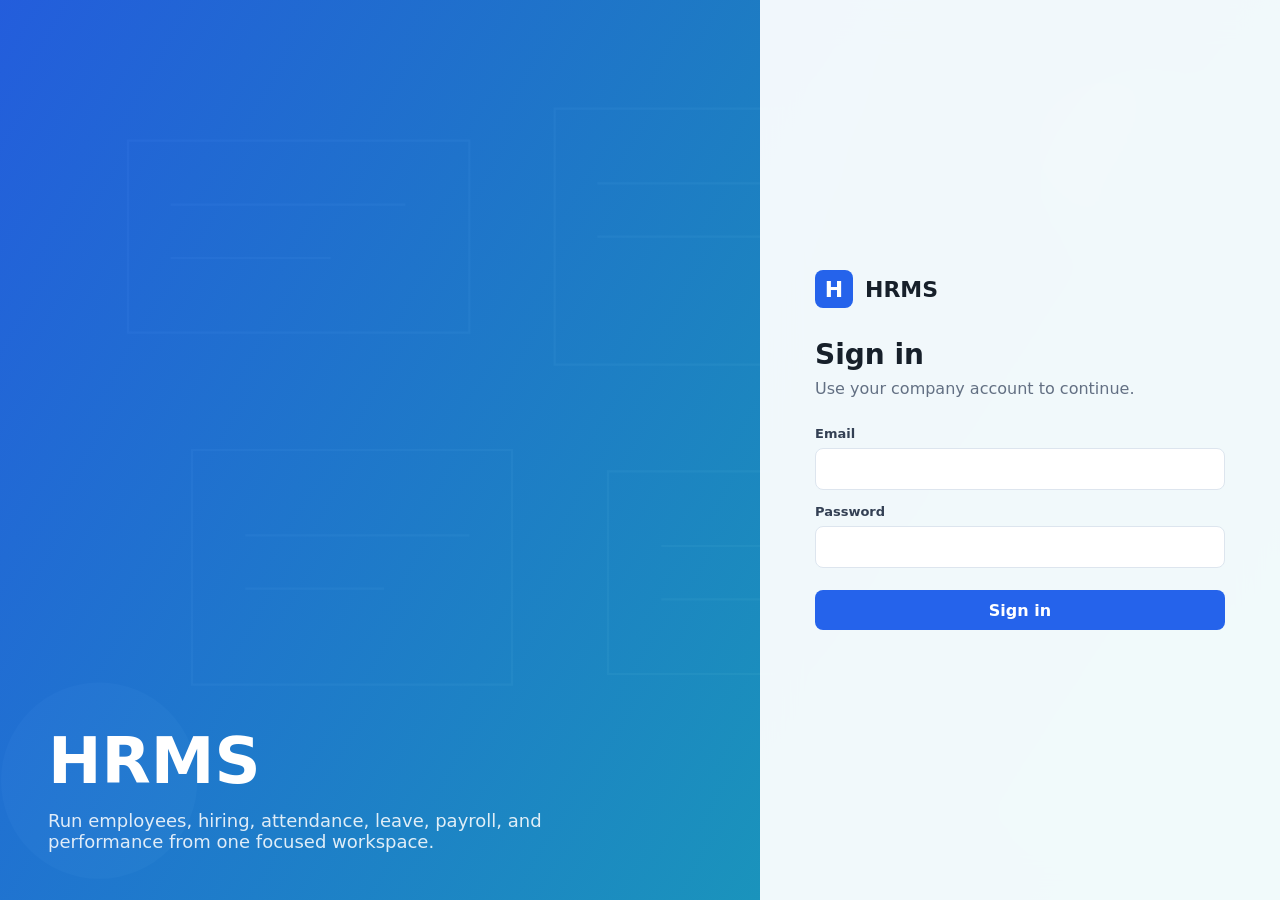
<file: frontend/index.html>
<!doctype html>
<html lang="en">
<head><meta charset="utf-8"><meta name="viewport" content="width=device-width, initial-scale=1"><title>HRMS</title></head>
<body><script>location.replace(localStorage.getItem("hrms_token") ? "dashboard.html" : "login.html");</script></body>
</html>
</file>
<file: frontend/css/style.css>
:root {
  --bg: #f6f8fb;
  --panel: #ffffff;
  --panel-soft: #f9fbfd;
  --text: #17202a;
  --muted: #637083;
  --line: #dde5ee;
  --primary: #2563eb;
  --primary-dark: #1e40af;
  --accent: #14b8a6;
  --warning: #d97706;
  --danger: #dc2626;
  --success: #16a34a;
  --shadow: 0 18px 50px rgba(23, 32, 42, 0.1);
  --radius: 8px;
}

* { box-sizing: border-box; }

html { scroll-behavior: smooth; }

body {
  margin: 0;
  min-height: 100vh;
  background: var(--bg);
  color: var(--text);
  font-family: Inter, ui-sans-serif, system-ui, -apple-system, BlinkMacSystemFont, "Segoe UI", sans-serif;
  letter-spacing: 0;
}

a { color: inherit; text-decoration: none; }
button, input, select, textarea { font: inherit; }
button { cursor: pointer; }

.auth-body {
  min-height: 100vh;
  display: grid;
  grid-template-columns: minmax(0, 1fr) minmax(360px, 520px);
  background:
    linear-gradient(120deg, rgba(37, 99, 235, 0.92), rgba(20, 184, 166, 0.84)),
    url("../assets/hrms-hero.svg") center/cover no-repeat;
}

.auth-hero {
  display: flex;
  flex-direction: column;
  justify-content: flex-end;
  padding: 48px;
  color: #fff;
}

.auth-hero h1 {
  max-width: 720px;
  margin: 0 0 16px;
  font-size: clamp(36px, 5vw, 68px);
  line-height: 1.02;
}

.auth-hero p {
  max-width: 600px;
  margin: 0;
  color: rgba(255,255,255,.86);
  font-size: 18px;
}

.auth-panel {
  min-height: 100vh;
  display: flex;
  align-items: center;
  justify-content: center;
  padding: 32px;
  background: rgba(255,255,255,.94);
  backdrop-filter: blur(18px);
}

.login-card {
  width: 100%;
  max-width: 410px;
}

.brand {
  display: flex;
  align-items: center;
  gap: 12px;
  margin-bottom: 30px;
  font-weight: 800;
  font-size: 22px;
}

.brand-mark {
  width: 38px;
  height: 38px;
  display: grid;
  place-items: center;
  border-radius: var(--radius);
  background: var(--primary);
  color: #fff;
}

.login-card h2 { margin: 0 0 8px; font-size: 28px; }
.login-card .muted { margin: 0 0 28px; }

.app-shell {
  display: grid;
  grid-template-columns: 270px minmax(0, 1fr);
  min-height: 100vh;
}

.sidebar {
  position: sticky;
  top: 0;
  height: 100vh;
  padding: 22px 16px;
  background: #0f172a;
  color: #dbeafe;
  overflow-y: auto;
}

.sidebar .brand { margin: 0 8px 28px; color: #fff; }
.sidebar .brand-mark { background: #fff; color: var(--primary); }

.nav-list {
  display: flex;
  flex-direction: column;
  gap: 6px;
}

.nav-link {
  display: flex;
  align-items: center;
  gap: 12px;
  min-height: 44px;
  padding: 10px 12px;
  border-radius: var(--radius);
  color: #cbd5e1;
}

.nav-link:hover, .nav-link.active {
  background: rgba(255,255,255,.1);
  color: #fff;
}

.nav-link svg, .icon svg, .btn svg { width: 18px; height: 18px; flex: 0 0 auto; }

.main {
  min-width: 0;
  display: flex;
  flex-direction: column;
}

.topbar {
  position: sticky;
  top: 0;
  z-index: 20;
  min-height: 72px;
  display: flex;
  align-items: center;
  justify-content: space-between;
  gap: 16px;
  padding: 0 24px;
  background: rgba(246, 248, 251, .9);
  border-bottom: 1px solid var(--line);
  backdrop-filter: blur(16px);
}

.page-title h1 {
  margin: 0;
  font-size: 24px;
  line-height: 1.2;
}

.page-title p {
  margin: 4px 0 0;
  color: var(--muted);
  font-size: 14px;
}

.top-actions {
  display: flex;
  align-items: center;
  gap: 10px;
}

.user-chip {
  display: flex;
  align-items: center;
  gap: 10px;
  padding: 6px 10px;
  border: 1px solid var(--line);
  border-radius: var(--radius);
  background: var(--panel);
}

.avatar {
  width: 34px;
  height: 34px;
  display: grid;
  place-items: center;
  border-radius: 50%;
  background: #e0f2fe;
  color: #0369a1;
  font-weight: 800;
}

.content {
  width: 100%;
  max-width: 1480px;
  margin: 0 auto;
  padding: 24px;
}

.muted { color: var(--muted); }
.hide { display: none !important; }
.mobile-only { display: none; }

@media (max-width: 920px) {
  .auth-body { grid-template-columns: 1fr; }
  .auth-hero { min-height: 34vh; padding: 28px; }
  .auth-panel { min-height: 66vh; }
  .app-shell { grid-template-columns: 1fr; }
  .sidebar {
    position: fixed;
    inset: 0 auto 0 0;
    z-index: 50;
    width: 286px;
    transform: translateX(-100%);
    transition: transform .2s ease;
  }
  body.sidebar-open .sidebar { transform: translateX(0); }
  body.sidebar-open::after {
    content: "";
    position: fixed;
    inset: 0;
    z-index: 40;
    background: rgba(15,23,42,.45);
  }
  .mobile-only { display: inline-flex; }
  .topbar { padding: 0 14px; }
  .content { padding: 16px; }
  .user-chip .user-meta { display: none; }
}

@media (max-width: 560px) {
  .topbar { align-items: flex-start; padding-top: 12px; padding-bottom: 12px; }
  .page-title h1 { font-size: 20px; }
  .top-actions { gap: 6px; }
  .auth-panel { padding: 22px; }
}
</file>
<file: frontend/css/components.css>
.btn {
  min-height: 40px;
  display: inline-flex;
  align-items: center;
  justify-content: center;
  gap: 8px;
  border: 1px solid transparent;
  border-radius: var(--radius);
  padding: 8px 14px;
  background: var(--panel);
  color: var(--text);
  font-weight: 700;
  transition: transform .15s ease, box-shadow .15s ease, background .15s ease;
}

.btn:hover { transform: translateY(-1px); }
.btn:disabled { opacity: .55; cursor: not-allowed; transform: none; }
.btn-primary { background: var(--primary); color: #fff; }
.btn-primary:hover { background: var(--primary-dark); }
.btn-secondary { border-color: var(--line); }
.btn-danger { background: var(--danger); color: #fff; }
.btn-success { background: var(--success); color: #fff; }
.btn-ghost { background: transparent; border-color: transparent; }
.btn-icon { width: 40px; padding: 0; border-color: var(--line); }

.grid { display: grid; gap: 18px; }
.grid-2 { grid-template-columns: repeat(2, minmax(0, 1fr)); }
.grid-3 { grid-template-columns: repeat(3, minmax(0, 1fr)); }
.grid-4 { grid-template-columns: repeat(4, minmax(0, 1fr)); }

.panel, .card {
  background: var(--panel);
  border: 1px solid var(--line);
  border-radius: var(--radius);
  box-shadow: 0 8px 24px rgba(23, 32, 42, .04);
}

.panel { padding: 18px; }
.panel-header {
  display: flex;
  align-items: center;
  justify-content: space-between;
  gap: 12px;
  margin-bottom: 16px;
}

.panel-header h2, .panel-header h3 { margin: 0; font-size: 18px; }
.panel-header p { margin: 4px 0 0; color: var(--muted); font-size: 13px; }

.metric {
  padding: 18px;
  min-height: 126px;
  display: flex;
  flex-direction: column;
  justify-content: space-between;
}

.metric span { color: var(--muted); font-size: 14px; }
.metric strong { font-size: 32px; line-height: 1; }

.form-grid {
  display: grid;
  grid-template-columns: repeat(2, minmax(0, 1fr));
  gap: 14px;
}

.field { display: flex; flex-direction: column; gap: 7px; }
.field.full { grid-column: 1 / -1; }
.field label { color: #344054; font-weight: 700; font-size: 13px; }

.input, input, select, textarea {
  width: 100%;
  min-height: 42px;
  border: 1px solid var(--line);
  border-radius: var(--radius);
  padding: 9px 11px;
  background: #fff;
  color: var(--text);
  outline: none;
}

textarea { min-height: 96px; resize: vertical; }
.input:focus, input:focus, select:focus, textarea:focus {
  border-color: var(--primary);
  box-shadow: 0 0 0 3px rgba(37, 99, 235, .12);
}

.toolbar {
  display: flex;
  align-items: center;
  justify-content: space-between;
  gap: 12px;
  margin-bottom: 16px;
}

.toolbar .search { max-width: 360px; }

.table-wrap { width: 100%; overflow-x: auto; }
table { width: 100%; border-collapse: collapse; min-width: 720px; }
th, td { padding: 12px 10px; text-align: left; border-bottom: 1px solid var(--line); }
th { color: var(--muted); font-size: 12px; text-transform: uppercase; letter-spacing: .04em; }
td { vertical-align: middle; }

.badge {
  display: inline-flex;
  align-items: center;
  min-height: 24px;
  padding: 3px 8px;
  border-radius: 999px;
  background: #eef2ff;
  color: #3730a3;
  font-size: 12px;
  font-weight: 800;
}
.badge.success { background: #dcfce7; color: #166534; }
.badge.warning { background: #fef3c7; color: #92400e; }
.badge.danger { background: #fee2e2; color: #991b1b; }
.badge.neutral { background: #f1f5f9; color: #475569; }

.actions { display: flex; gap: 8px; align-items: center; flex-wrap: wrap; }
.empty, .loading, .error {
  padding: 24px;
  text-align: center;
  color: var(--muted);
}
.error { color: var(--danger); }

.modal-backdrop {
  position: fixed;
  inset: 0;
  z-index: 80;
  display: none;
  align-items: center;
  justify-content: center;
  padding: 20px;
  background: rgba(15,23,42,.5);
}
.modal-backdrop.show { display: flex; }
.modal {
  width: min(720px, 100%);
  max-height: calc(100vh - 40px);
  overflow: auto;
  background: var(--panel);
  border-radius: var(--radius);
  box-shadow: var(--shadow);
}
.modal-header, .modal-footer {
  display: flex;
  align-items: center;
  justify-content: space-between;
  gap: 12px;
  padding: 16px 18px;
  border-bottom: 1px solid var(--line);
}
.modal-footer { border-top: 1px solid var(--line); border-bottom: 0; justify-content: flex-end; }
.modal-body { padding: 18px; }
.modal h2 { margin: 0; font-size: 20px; }

.toast-stack {
  position: fixed;
  right: 18px;
  bottom: 18px;
  z-index: 120;
  display: flex;
  flex-direction: column;
  gap: 10px;
}
.toast {
  min-width: 260px;
  max-width: 380px;
  padding: 12px 14px;
  border-radius: var(--radius);
  background: #111827;
  color: #fff;
  box-shadow: var(--shadow);
}
.toast.success { background: var(--success); }
.toast.error { background: var(--danger); }

.notification-menu {
  position: absolute;
  top: 58px;
  right: 96px;
  width: min(360px, calc(100vw - 24px));
  display: none;
  background: #fff;
  border: 1px solid var(--line);
  border-radius: var(--radius);
  box-shadow: var(--shadow);
  z-index: 30;
}
.notification-menu.show { display: block; }
.notification-item {
  padding: 12px 14px;
  border-bottom: 1px solid var(--line);
}
.notification-item:last-child { border-bottom: 0; }
.notification-item.unread { background: #eff6ff; }

.chart {
  height: 240px;
  display: flex;
  align-items: end;
  gap: 14px;
  padding: 18px;
  border: 1px solid var(--line);
  border-radius: var(--radius);
  background: var(--panel-soft);
}
.bar {
  flex: 1;
  min-width: 36px;
  display: flex;
  flex-direction: column;
  justify-content: end;
  align-items: center;
  gap: 8px;
  height: 100%;
}
.bar-fill {
  width: 100%;
  min-height: 8px;
  border-radius: 6px 6px 0 0;
  background: linear-gradient(180deg, var(--primary), var(--accent));
}
.bar span { color: var(--muted); font-size: 12px; text-align: center; }

.progress {
  height: 12px;
  border-radius: 999px;
  background: #e5e7eb;
  overflow: hidden;
}
.progress > div { height: 100%; width: 0; background: linear-gradient(90deg, var(--primary), var(--accent)); transition: width .4s ease; }

@media (max-width: 980px) {
  .grid-4, .grid-3 { grid-template-columns: repeat(2, minmax(0, 1fr)); }
}
@media (max-width: 680px) {
  .grid-4, .grid-3, .grid-2, .form-grid { grid-template-columns: 1fr; }
  .toolbar { align-items: stretch; flex-direction: column; }
  .toolbar .search { max-width: none; }
  .notification-menu { right: 12px; }
  table { min-width: 640px; }
}
</file>
<file: frontend/css/dashboard.css>
.dashboard-grid { display: grid; gap: 18px; }
.quick-panel {
  display: grid;
  grid-template-columns: 1.1fr .9fr;
  gap: 18px;
}
.ai-strip {
  display: flex;
  align-items: center;
  justify-content: space-between;
  gap: 16px;
  padding: 18px;
  border-radius: var(--radius);
  background: linear-gradient(135deg, #17202a, #1e3a8a);
  color: #fff;
}
.ai-strip p { margin: 4px 0 0; color: rgba(255,255,255,.78); }
.ai-strip h2 { margin: 0; font-size: 20px; }
@media (max-width: 900px) {
  .quick-panel { grid-template-columns: 1fr; }
  .ai-strip { align-items: flex-start; flex-direction: column; }
}
</file>
